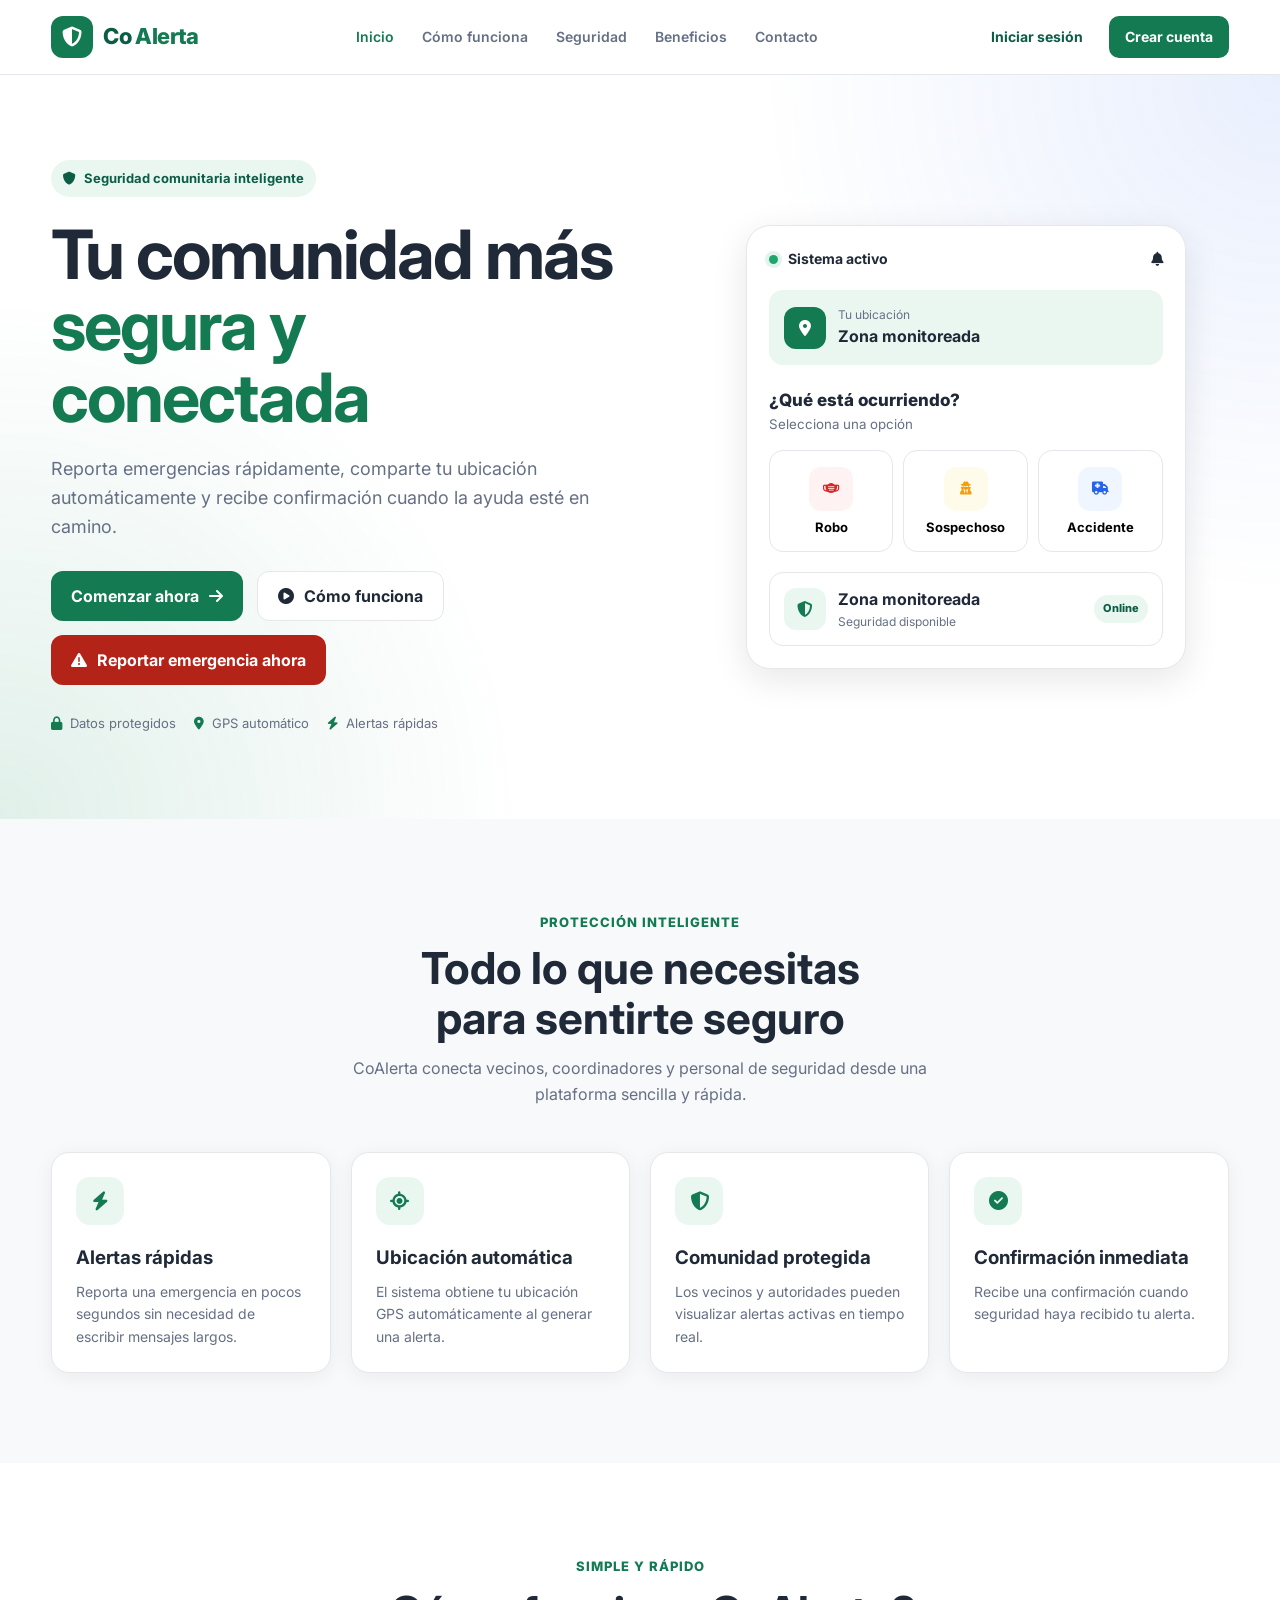
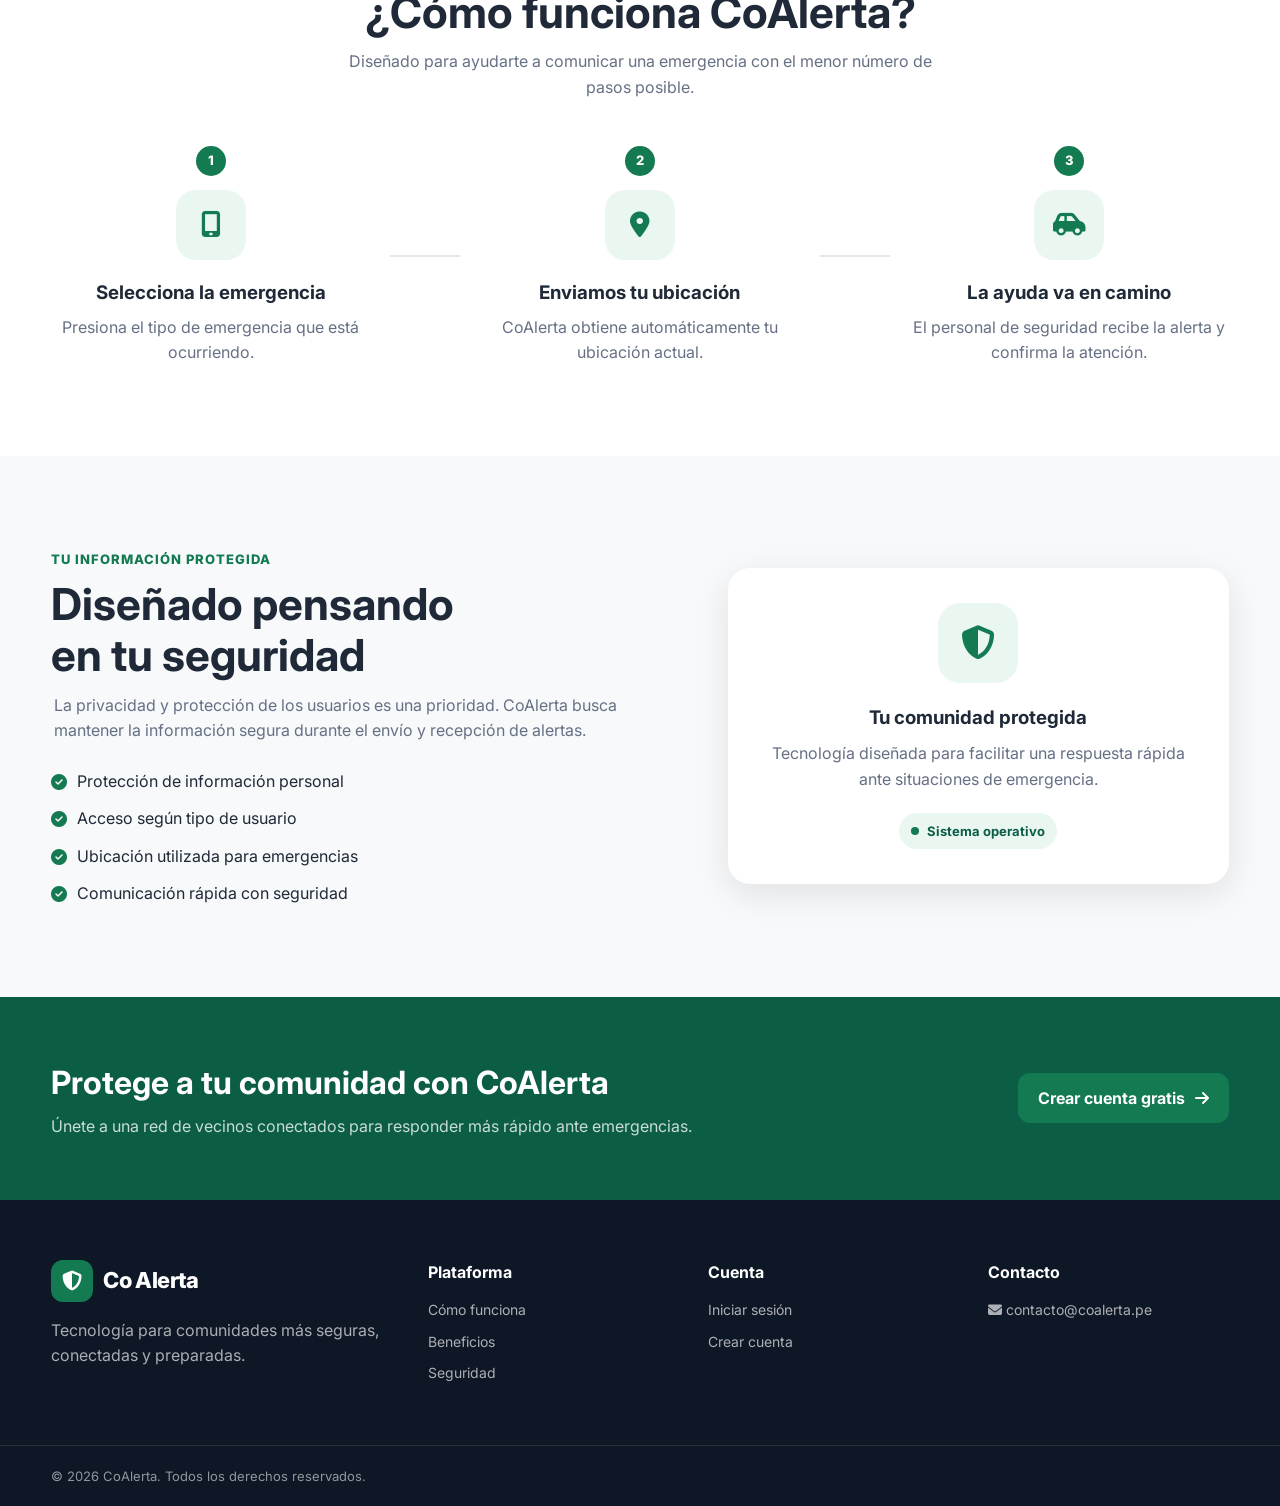
<file: index.html>
<!DOCTYPE html>
<html lang="es">

<head>
    <meta charset="UTF-8">
    <meta name="viewport" content="width=device-width, initial-scale=1.0">
    <title>CoAlerta | Seguridad para tu comunidad</title>
    <link rel="preconnect" href="https://fonts.googleapis.com">
    <link rel="preconnect" href="https://fonts.gstatic.com" crossorigin>
    <link href="https://fonts.googleapis.com/css2?family=Inter:wght@400;500;600;700;800&display=swap" rel="stylesheet">
    <link rel="stylesheet" href="https://cdnjs.cloudflare.com/ajax/libs/font-awesome/6.5.2/css/all.min.css">
    <link rel="icon" type="image/svg+xml" href="assets/svg/logo.svg?v=2">
    <link rel="stylesheet" href="css/estilos.css?v=mobile-nav-fixed-20261102">
    <link rel="stylesheet" href="css/index.css">
    <link rel="stylesheet" href="css/responsive.css">
    <script src="js/tema.js?v=20261028-auth-theme"></script>
</head>

<body>
    <header class="header">
        <div class="contenedor header-contenido">

            <a href="index.html" class="logo" aria-label="Co Alerta, inicio">
                <div class="logo-icono">
                    <i class="fa-solid fa-shield-halved"></i>
                </div>

                <div class="logo-texto">
                    <span class="logo-co">Co</span>
                    <span class="logo-alerta">Alerta</span>
                </div>
            </a>

            <nav class="menu">
                <a href="index.html" class="activo"> Inicio </a>
                <a href="#como-funciona"> Cómo funciona </a>
                <a href="#seguridad"> Seguridad </a>
                <a href="#beneficios"> Beneficios </a>
                <a href="#contacto"> Contacto</a>
            </nav>

            <div class="header-botones">
                <a href="pages/login.html" class="btn-login"> Iniciar sesión </a>
                <a href="pages/registro.html" class="btn-registro"> Crear cuenta </a>
            </div>

            <button class="menu-mobile" id="btnMenu" type="button" aria-label="Abrir menú" aria-expanded="false"
                aria-controls="menuMobile">
                <i class="fa-solid fa-bars"></i>
            </button>
        </div>

        <nav class="menu-mobile-contenido" id="menuMobile" aria-label="Menú principal móvil">
            <a href="index.html"> Inicio </a>
            <a href="#como-funciona"> Cómo funciona </a>
            <a href="#seguridad"> Seguridad </a>
            <a href="#beneficios"> Beneficios </a>
            <a href="#contacto"> Contacto </a>
            <a href="pages/login.html"> Iniciar sesión </a>
            <a href="pages/registro.html" class="mobile-registro">
                Crear cuenta
            </a>
        </nav>
    </header>

    <main>
        <section class="hero">
            <div class="contenedor hero-contenido">
                <div class="hero-texto">
                    <div class="etiqueta">
                        <i class="fa-solid fa-shield"></i>
                        Seguridad comunitaria inteligente
                    </div>

                    <h1>
                        Tu comunidad más
                        <span> segura y conectada </span>
                    </h1>

                    <p>
                        Reporta emergencias rápidamente,
                        comparte tu ubicación automáticamente
                        y recibe confirmación cuando la ayuda
                        esté en camino.
                    </p>

                    <div class="hero-botones">
                        <a href="pages/registro.html" class="btn-principal">
                            Comenzar ahora
                            <i class="fa-solid fa-arrow-right"></i>
                        </a>

                        <a href="#como-funciona" class="btn-secundario">
                            <i class="fa-solid fa-circle-play"></i>
                            Cómo funciona
                        </a>
                        <button class="btn-emergencia-directa" type="button" id="btnEmergenciaAnonima">
                            <i class="fa-solid fa-triangle-exclamation" aria-hidden="true"></i>
                            Reportar emergencia ahora
                        </button>
                    </div>
                    <p class="estado-emergencia-directa" id="estadoEmergenciaAnonima" role="status" aria-live="polite"
                        hidden></p>

                    <div class="hero-seguridad">
                        <div class="seguridad-item">
                            <i class="fa-solid fa-lock"></i>
                            <span> Datos protegidos </span>
                        </div>

                        <div class="seguridad-item">
                            <i class="fa-solid fa-location-dot"></i>
                            <span> GPS automático </span>

                        </div>

                        <div class="seguridad-item">
                            <i class="fa-solid fa-bolt"></i>
                            <span> Alertas rápidas </span>
                        </div>
                    </div>
                </div>

                <div class="hero-panel">
                    <div class="panel-app">

                        <div class="panel-header">
                            <div>
                                <span class="estado-punto"></span>
                                Sistema activo
                            </div>
                            <i class="fa-solid fa-bell"></i>
                        </div>

                        <div class="ubicacion-card">
                            <div class="ubicacion-icono">
                                <i class="fa-solid fa-location-dot"></i>
                            </div>

                            <div>
                                <span class="ubicacion-titulo">
                                    Tu ubicación
                                </span>
                                <strong> Zona monitoreada </strong>
                            </div>
                        </div>

                        <div class="emergencia-titulo">
                            <span> ¿Qué está ocurriendo? </span>
                            <small> Selecciona una opción </small>
                        </div>

                        <div class="alertas-grid">
                            <button class="alerta-card robo">
                                <div class="alerta-icono">
                                    <i class="fa-solid fa-mask-face"></i>
                                </div>
                                <span> Robo </span>
                            </button>

                            <button class="alerta-card sospechoso">
                                <div class="alerta-icono">
                                    <i class="fa-solid fa-user-secret"></i>
                                </div>
                                <span> Sospechoso </span>
                            </button>

                            <button class="alerta-card accidente">
                                <div class="alerta-icono">
                                    <i class="fa-solid fa-truck-medical"></i>
                                </div>
                                <span> Accidente </span>
                            </button>
                        </div>

                        <div class="zona-segura">
                            <div class="zona-icono">
                                <i class="fa-solid fa-shield-halved"></i>
                            </div>

                            <div>
                                <strong> Zona monitoreada </strong>
                                <span> Seguridad disponible </span>
                            </div>

                            <div class="estado-online">
                                Online
                            </div>
                        </div>
                    </div>
                </div>
            </div>
        </section>

        <section class="beneficios" id="beneficios">
            <div class="contenedor">
                <div class="titulo-seccion">
                    <span> Protección inteligente </span>
                    <h2> Todo lo que necesitas para sentirte seguro </h2>

                    <p>
                        CoAlerta conecta vecinos, coordinadores
                        y personal de seguridad desde una
                        plataforma sencilla y rápida.
                    </p>
                </div>

                <div class="beneficios-grid">
                    <article class="beneficio-card">
                        <div class="beneficio-icono">
                            <i class="fa-solid fa-bolt"></i>
                        </div>
                        <h3> Alertas rápidas </h3>

                        <p>
                            Reporta una emergencia en pocos
                            segundos sin necesidad de escribir
                            mensajes largos.
                        </p>
                    </article>

                    <article class="beneficio-card">
                        <div class="beneficio-icono">
                            <i class="fa-solid fa-location-crosshairs"></i>
                        </div>

                        <h3> Ubicación automática </h3>

                        <p>
                            El sistema obtiene tu ubicación GPS
                            automáticamente al generar una alerta.
                        </p>
                    </article>

                    <article class="beneficio-card">
                        <div class="beneficio-icono">
                            <i class="fa-solid fa-shield-halved"></i>
                        </div>
                        <h3> Comunidad protegida </h3>

                        <p>
                            Los vecinos y autoridades pueden
                            visualizar alertas activas en tiempo real.
                        </p>
                    </article>

                    <article class="beneficio-card">
                        <div class="beneficio-icono">
                            <i class="fa-solid fa-circle-check"></i>
                        </div>
                        <h3> Confirmación inmediata </h3>

                        <p>
                            Recibe una confirmación cuando
                            seguridad haya recibido tu alerta.
                        </p>
                    </article>
                </div>
            </div>
        </section>

        <section class="como-funciona" id="como-funciona">
            <div class="contenedor">
                <div class="titulo-seccion">
                    <span> Simple y rápido </span>
                    <h2> ¿Cómo funciona CoAlerta? </h2>

                    <p>
                        Diseñado para ayudarte a comunicar
                        una emergencia con el menor número
                        de pasos posible.
                    </p>
                </div>

                <div class="pasos">

                    <div class="paso">
                        <div class="paso-numero">
                            1
                        </div>

                        <div class="paso-icono">
                            <i class="fa-solid fa-mobile-screen-button"></i>
                        </div>

                        <h3> Selecciona la emergencia </h3>

                        <p>
                            Presiona el tipo de emergencia
                            que está ocurriendo.
                        </p>
                    </div>

                    <div class="paso-linea"></div>

                    <div class="paso">
                        <div class="paso-numero">
                            2
                        </div>

                        <div class="paso-icono">
                            <i class="fa-solid fa-location-dot"></i>
                        </div>

                        <h3> Enviamos tu ubicación </h3>

                        <p>
                            CoAlerta obtiene automáticamente
                            tu ubicación actual.
                        </p>
                    </div>

                    <div class="paso-linea"></div>

                    <div class="paso">
                        <div class="paso-numero">
                            3
                        </div>

                        <div class="paso-icono">
                            <i class="fa-solid fa-car-side"></i>
                        </div>

                        <h3> La ayuda va en camino </h3>

                        <p>
                            El personal de seguridad recibe
                            la alerta y confirma la atención.
                        </p>
                    </div>
                </div>
            </div>
        </section>

        <section class="seguridad" id="seguridad">
            <div class="contenedor seguridad-contenido">
                <div class="seguridad-info">
                    <span class="subtitulo">
                        Tu información protegida
                    </span>

                    <h2> Diseñado pensando en tu seguridad </h2>

                    <p>
                        La privacidad y protección de los usuarios
                        es una prioridad. CoAlerta busca mantener
                        la información segura durante el envío
                        y recepción de alertas.
                    </p>

                    <div class="seguridad-lista">
                        <div>
                            <i class="fa-solid fa-circle-check"></i>
                            <span> Protección de información personal </span>
                        </div>

                        <div>
                            <i class="fa-solid fa-circle-check"></i>
                            <span> Acceso según tipo de usuario </span>
                        </div>

                        <div>
                            <i class="fa-solid fa-circle-check"></i>
                            <span> Ubicación utilizada para emergencias </span>
                        </div>

                        <div>
                            <i class="fa-solid fa-circle-check"></i>
                            <span> Comunicación rápida con seguridad </span>
                        </div>
                    </div>
                </div>

                <div class="seguridad-card">
                    <div class="escudo-grande">
                        <i class="fa-solid fa-shield-halved"></i>
                    </div>
                    <h3> Tu comunidad protegida </h3>

                    <p>
                        Tecnología diseñada para facilitar
                        una respuesta rápida ante situaciones
                        de emergencia.
                    </p>

                    <div class="seguridad-status">
                        <span></span>
                        Sistema operativo
                    </div>
                </div>
            </div>
        </section>

        <section class="cta">
            <div class="contenedor cta-contenido">
                <div>
                    <h2> Protege a tu comunidad con CoAlerta </h2>
                    <p>
                        Únete a una red de vecinos conectados
                        para responder más rápido ante emergencias.
                    </p>
                </div>

                <a href="pages/registro.html" class="btn-cta">
                    Crear cuenta gratis
                    <i class="fa-solid fa-arrow-right"></i>
                </a>
            </div>
        </section>
    </main>

    <footer class="footer" id="contacto">
        <div class="contenedor footer-grid">
            <div class="footer-marca">
                <a href="index.html" class="logo" aria-label="Co Alerta, inicio">

                    <div class="logo-icono">
                        <i class="fa-solid fa-shield-halved"></i>
                    </div>
                    <div class="logo-texto">
                        <span class="logo-co">Co</span>
                        <span class="logo-alerta">Alerta</span>
                    </div>
                </a>
                <p>
                    Tecnología para comunidades más
                    seguras, conectadas y preparadas.
                </p>
            </div>

            <div class="footer-columna">
                <h4> Plataforma </h4>
                <a href="#como-funciona"> Cómo funciona</a>
                <a href="#beneficios">Beneficios</a>
                <a href="#seguridad">Seguridad</a>
            </div>

            <div class="footer-columna">
                <h4> Cuenta </h4>
                <a href="pages/login.html">Iniciar sesión</a>
                <a href="pages/registro.html">Crear cuenta</a>
            </div>

            <div class="footer-columna">
                <h4> Contacto </h4>

                <a href="mailto:contacto@coalerta.pe">
                    <i class="fa-solid fa-envelope"></i>
                    contacto@coalerta.pe
                </a>
            </div>
        </div>

        <div class="footer-bottom">
            <div class="contenedor">
                <p> © 2026 CoAlerta. Todos los derechos reservados. </p>
            </div>
        </div>
    </footer>
    <script src="js/menu-mobile.js"></script>
    <script src="js/emergency-report.js?v=centralized-emergency-report-20261106"></script>
</body>

</html>
</file>
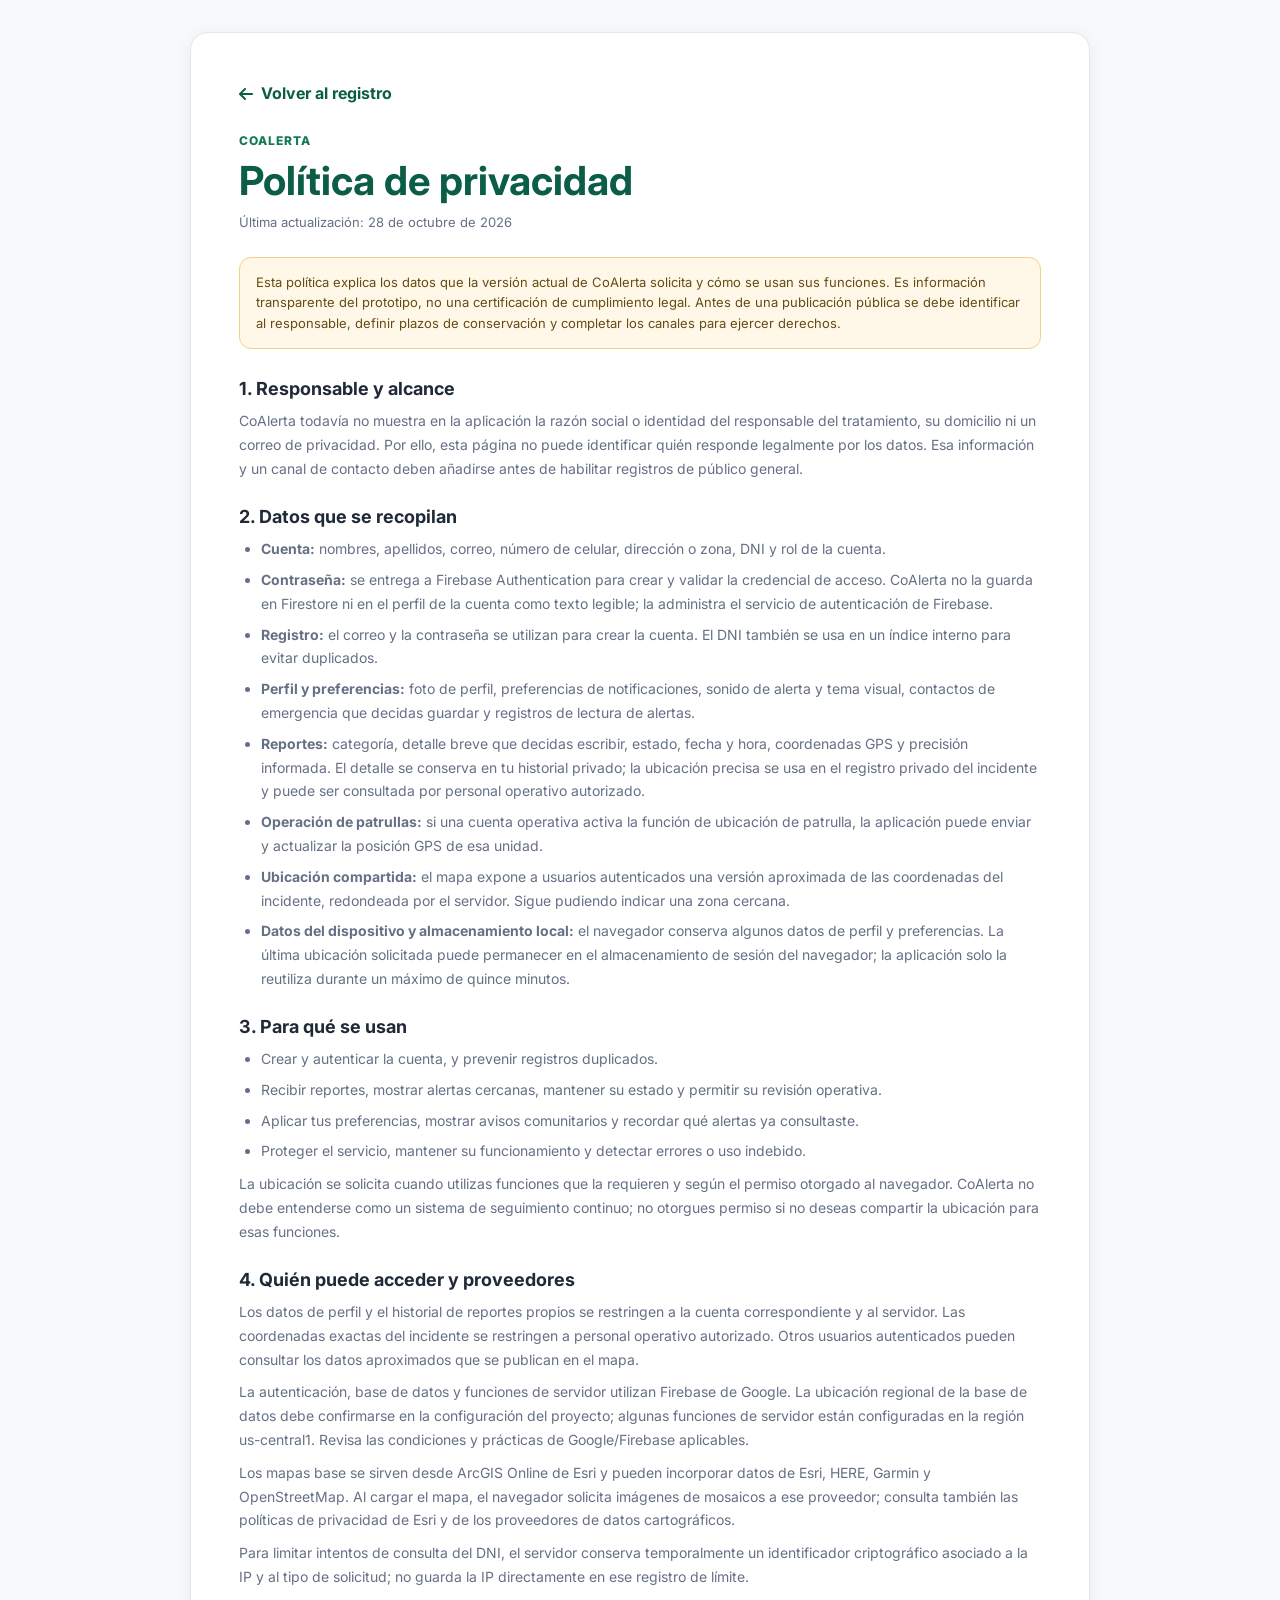
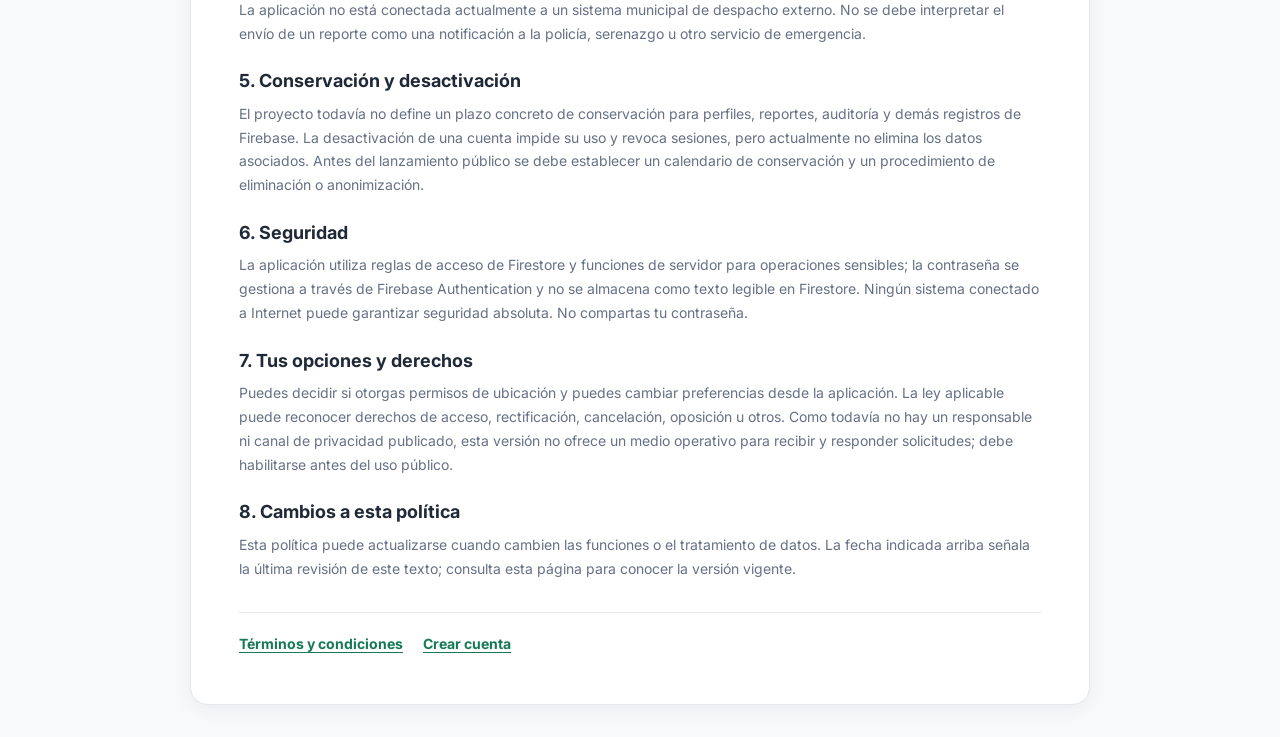
<file: pages/privacidad.html>
<!DOCTYPE html>
<html lang="es">

<head>
    <meta charset="UTF-8">
    <meta name="viewport" content="width=device-width, initial-scale=1.0">
    <meta name="theme-color" content="#168A5B">
    <title>Política de privacidad | CoAlerta</title>
    <link rel="preconnect" href="https://fonts.googleapis.com">
    <link rel="preconnect" href="https://fonts.gstatic.com" crossorigin>
    <link href="https://fonts.googleapis.com/css2?family=Inter:wght@400;500;600;700;800&display=swap" rel="stylesheet">
    <link rel="stylesheet" href="https://cdnjs.cloudflare.com/ajax/libs/font-awesome/6.5.2/css/all.min.css">
    <link rel="icon" type="image/svg+xml" href="../assets/svg/logo.svg?v=2">
    <link rel="stylesheet" href="../css/estilos.css?v=mobile-nav-fixed-20261102">
    <link rel="stylesheet" href="../css/legal.css">
</head>

<body class="pagina-legal">
    <main class="legal-contenedor">
        <a class="legal-volver" href="registro.html"><i class="fa-solid fa-arrow-left" aria-hidden="true"></i> Volver al
            registro</a>
        <p class="legal-etiqueta">CoAlerta</p>
        <h1>Política de privacidad</h1>
        <p class="legal-actualizacion">Última actualización: 28 de octubre de 2026</p>

        <div class="legal-nota">
            Esta política explica los datos que la versión actual de CoAlerta solicita y cómo se usan sus funciones. Es
            información transparente del prototipo, no una certificación de cumplimiento legal. Antes de una publicación
            pública se debe identificar al responsable, definir plazos de conservación y completar los canales para
            ejercer derechos.
        </div>

        <div class="legal-secciones">
            <section>
                <h2>1. Responsable y alcance</h2>
                <p>CoAlerta todavía no muestra en la aplicación la razón social o identidad del responsable del
                    tratamiento, su domicilio ni un correo de privacidad. Por ello, esta página no puede identificar
                    quién responde legalmente por los datos. Esa información y un canal de contacto deben añadirse antes
                    de habilitar registros de público general.</p>
            </section>

            <section>
                <h2>2. Datos que se recopilan</h2>
                <ul>
                    <li><strong>Cuenta:</strong> nombres, apellidos, correo, número de celular, dirección o zona, DNI y
                        rol de la cuenta.</li>
                    <li><strong>Contraseña:</strong> se entrega a Firebase Authentication para crear y validar la
                        credencial de acceso. CoAlerta no la guarda en Firestore ni en el perfil de la cuenta como texto
                        legible; la administra el servicio de autenticación de Firebase.</li>
                    <li><strong>Registro:</strong> el correo y la contraseña se utilizan para crear la cuenta. El DNI
                        también se usa en un índice interno para evitar duplicados.</li>
                    <li><strong>Perfil y preferencias:</strong> foto de perfil, preferencias de notificaciones, sonido
                        de alerta y tema visual, contactos de emergencia que decidas guardar y registros de lectura de
                        alertas.</li>
                    <li><strong>Reportes:</strong> categoría, detalle breve que decidas escribir, estado, fecha y hora,
                        coordenadas GPS y precisión informada. El detalle se conserva en tu historial privado; la
                        ubicación precisa se usa en el registro privado del incidente y puede ser consultada por
                        personal operativo autorizado.</li>
                    <li><strong>Operación de patrullas:</strong> si una cuenta operativa activa la función de ubicación
                        de patrulla, la aplicación puede enviar y actualizar la posición GPS de esa unidad.</li>
                    <li><strong>Ubicación compartida:</strong> el mapa expone a usuarios autenticados una versión
                        aproximada de las coordenadas del incidente, redondeada por el servidor. Sigue pudiendo indicar
                        una zona cercana.</li>
                    <li><strong>Datos del dispositivo y almacenamiento local:</strong> el navegador conserva algunos
                        datos de perfil y preferencias. La última ubicación solicitada puede permanecer en el
                        almacenamiento de sesión del navegador; la aplicación solo la reutiliza durante un máximo de
                        quince minutos.</li>
                </ul>
            </section>

            <section>
                <h2>3. Para qué se usan</h2>
                <ul>
                    <li>Crear y autenticar la cuenta, y prevenir registros duplicados.</li>
                    <li>Recibir reportes, mostrar alertas cercanas, mantener su estado y permitir su revisión operativa.
                    </li>
                    <li>Aplicar tus preferencias, mostrar avisos comunitarios y recordar qué alertas ya consultaste.
                    </li>
                    <li>Proteger el servicio, mantener su funcionamiento y detectar errores o uso indebido.</li>
                </ul>
                <p>La ubicación se solicita cuando utilizas funciones que la requieren y según el permiso otorgado al
                    navegador. CoAlerta no debe entenderse como un sistema de seguimiento continuo; no otorgues permiso
                    si no deseas compartir la ubicación para esas funciones.</p>
            </section>

            <section>
                <h2>4. Quién puede acceder y proveedores</h2>
                <p>Los datos de perfil y el historial de reportes propios se restringen a la cuenta correspondiente y al
                    servidor. Las coordenadas exactas del incidente se restringen a personal operativo autorizado. Otros
                    usuarios autenticados pueden consultar los datos aproximados que se publican en el mapa.</p>
                <p>La autenticación, base de datos y funciones de servidor utilizan Firebase de Google. La ubicación
                    regional de la base de datos debe confirmarse en la configuración del proyecto; algunas funciones de
                    servidor están configuradas en la región us-central1. Revisa las condiciones y prácticas de
                    Google/Firebase aplicables.</p>
                <p>Los mapas base se sirven desde ArcGIS Online de Esri y pueden incorporar datos de Esri, HERE, Garmin
                    y OpenStreetMap. Al cargar el mapa, el navegador solicita imágenes de mosaicos a ese proveedor;
                    consulta también las políticas de privacidad de Esri y de los proveedores de datos cartográficos.
                </p>
                <p>Para limitar intentos de consulta del DNI, el servidor conserva temporalmente un identificador
                    criptográfico asociado a la IP y al tipo de solicitud; no guarda la IP directamente en ese registro
                    de límite.</p>
                <p>La aplicación no está conectada actualmente a un sistema municipal de despacho externo. No se debe
                    interpretar el envío de un reporte como una notificación a la policía, serenazgo u otro servicio de
                    emergencia.</p>
            </section>

            <section>
                <h2>5. Conservación y desactivación</h2>
                <p>El proyecto todavía no define un plazo concreto de conservación para perfiles, reportes, auditoría y
                    demás registros de Firebase. La desactivación de una cuenta impide su uso y revoca sesiones, pero
                    actualmente no elimina los datos asociados. Antes del lanzamiento público se debe establecer un
                    calendario de conservación y un procedimiento de eliminación o anonimización.</p>
            </section>

            <section>
                <h2>6. Seguridad</h2>
                <p>La aplicación utiliza reglas de acceso de Firestore y funciones de servidor para operaciones
                    sensibles; la contraseña se gestiona a través de Firebase Authentication y no se almacena como texto
                    legible en Firestore. Ningún sistema conectado a Internet puede garantizar seguridad absoluta. No
                    compartas tu contraseña.</p>
            </section>

            <section>
                <h2>7. Tus opciones y derechos</h2>
                <p>Puedes decidir si otorgas permisos de ubicación y puedes cambiar preferencias desde la aplicación. La
                    ley aplicable puede reconocer derechos de acceso, rectificación, cancelación, oposición u otros.
                    Como todavía no hay un responsable ni canal de privacidad publicado, esta versión no ofrece un medio
                    operativo para recibir y responder solicitudes; debe habilitarse antes del uso público.</p>
            </section>

            <section>
                <h2>8. Cambios a esta política</h2>
                <p>Esta política puede actualizarse cuando cambien las funciones o el tratamiento de datos. La fecha
                    indicada arriba señala la última revisión de este texto; consulta esta página para conocer la
                    versión vigente.</p>
            </section>
        </div>

        <nav class="legal-enlaces" aria-label="Documentos legales">
            <a href="terminos.html">Términos y condiciones</a>
            <a href="registro.html">Crear cuenta</a>
        </nav>
    </main>
</body>

</html>
</file>
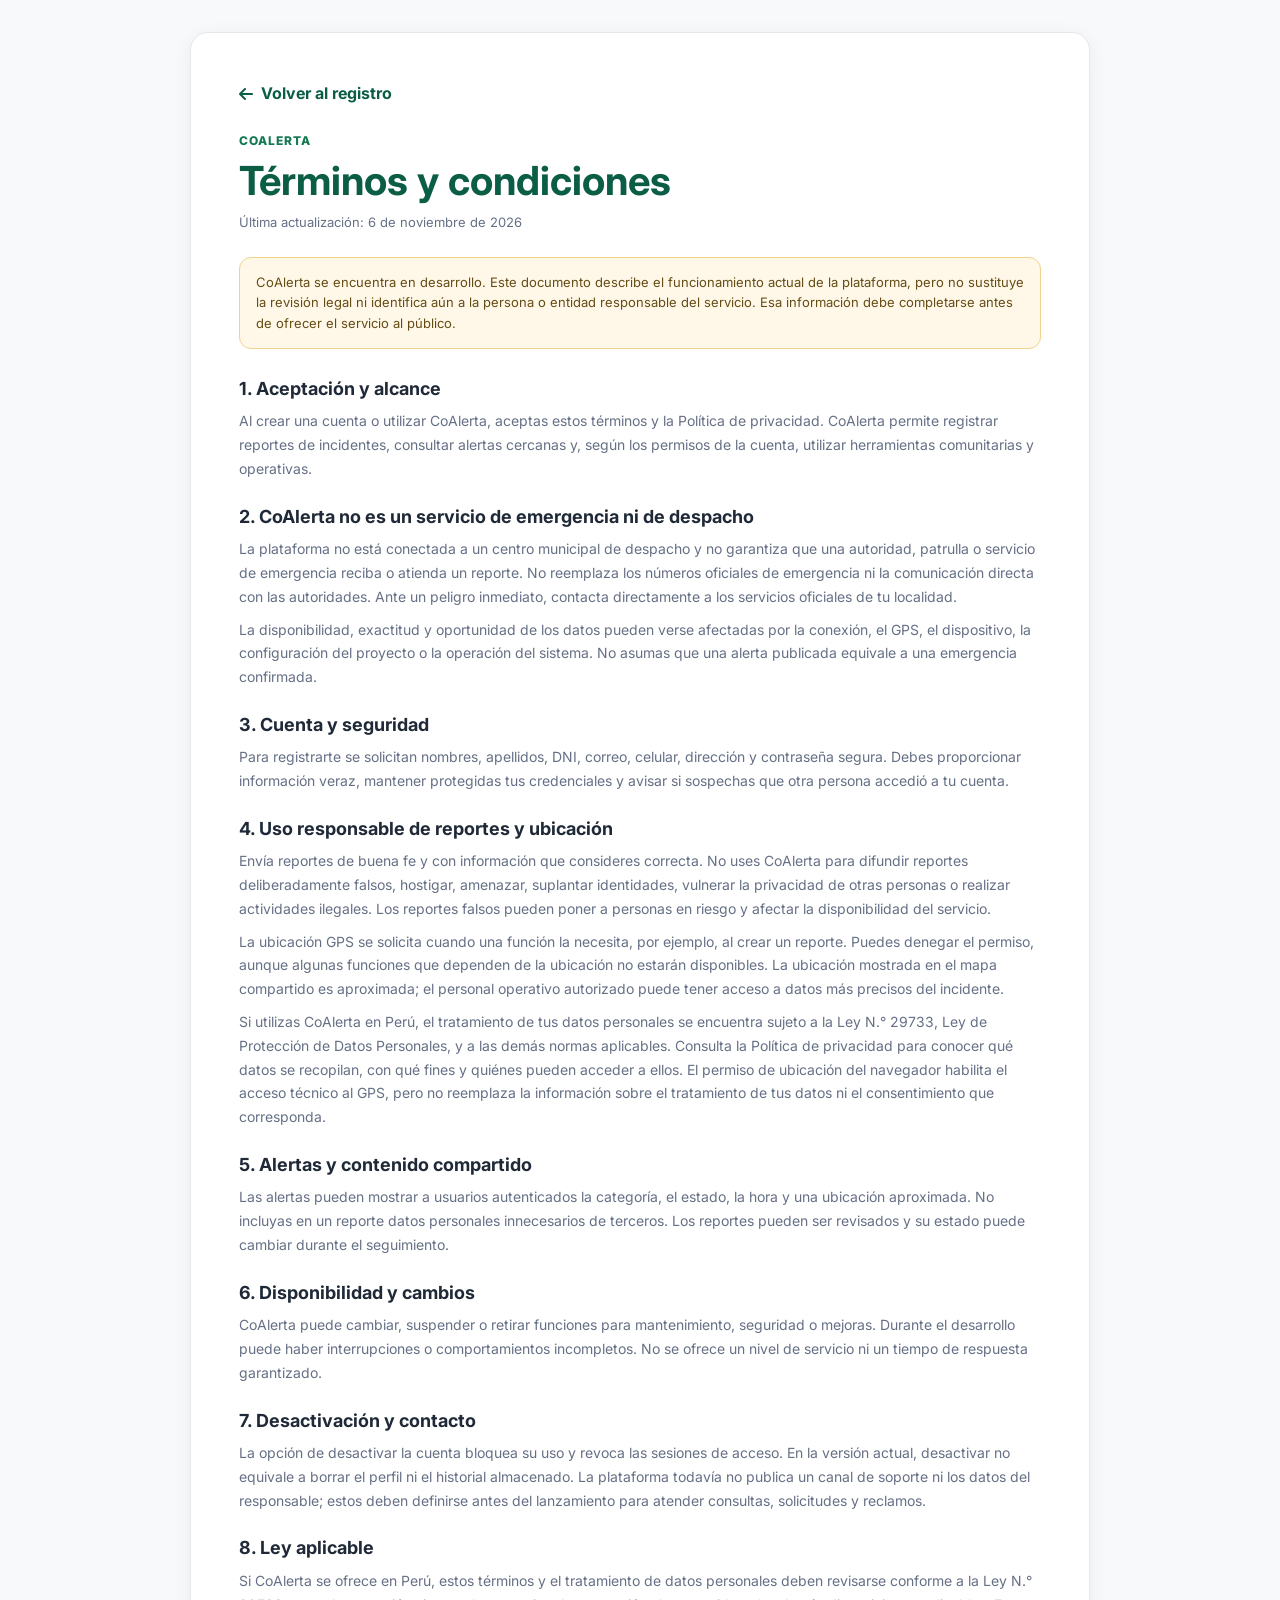
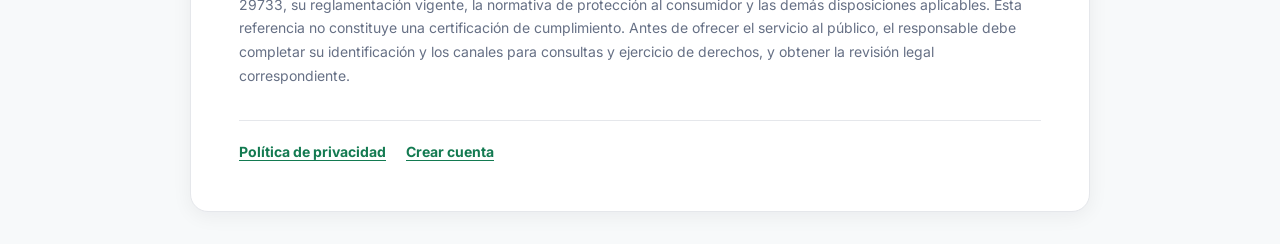
<file: pages/terminos.html>
<!DOCTYPE html>
<html lang="es">

<head>
    <meta charset="UTF-8">
    <meta name="viewport" content="width=device-width, initial-scale=1.0">
    <meta name="theme-color" content="#168A5B">
    <title>Términos y condiciones | CoAlerta</title>
    <link rel="preconnect" href="https://fonts.googleapis.com">
    <link rel="preconnect" href="https://fonts.gstatic.com" crossorigin>
    <link href="https://fonts.googleapis.com/css2?family=Inter:wght@400;500;600;700;800&display=swap" rel="stylesheet">
    <link rel="stylesheet" href="https://cdnjs.cloudflare.com/ajax/libs/font-awesome/6.5.2/css/all.min.css">
    <link rel="icon" type="image/svg+xml" href="../assets/svg/logo.svg?v=2">
    <link rel="stylesheet" href="../css/estilos.css?v=mobile-nav-fixed-20261102">
    <link rel="stylesheet" href="../css/legal.css">
</head>

<body class="pagina-legal">
    <main class="legal-contenedor">
        <a class="legal-volver" href="registro.html"><i class="fa-solid fa-arrow-left" aria-hidden="true"></i> Volver al
            registro</a>
        <p class="legal-etiqueta">CoAlerta</p>
        <h1>Términos y condiciones</h1>
        <p class="legal-actualizacion">Última actualización: 6 de noviembre de 2026</p>

        <div class="legal-nota">
            CoAlerta se encuentra en desarrollo. Este documento describe el funcionamiento actual de la plataforma, pero
            no sustituye la revisión legal ni identifica aún a la persona o entidad responsable del servicio. Esa
            información debe completarse antes de ofrecer el servicio al público.
        </div>

        <div class="legal-secciones">
            <section>
                <h2>1. Aceptación y alcance</h2>
                <p>Al crear una cuenta o utilizar CoAlerta, aceptas estos términos y la Política de privacidad. CoAlerta
                    permite registrar reportes de incidentes, consultar alertas cercanas y, según los permisos de la
                    cuenta, utilizar herramientas comunitarias y operativas.</p>
            </section>

            <section>
                <h2>2. CoAlerta no es un servicio de emergencia ni de despacho</h2>
                <p>La plataforma no está conectada a un centro municipal de despacho y no garantiza que una autoridad,
                    patrulla o servicio de emergencia reciba o atienda un reporte. No reemplaza los números oficiales de
                    emergencia ni la comunicación directa con las autoridades. Ante un peligro inmediato, contacta
                    directamente a los servicios oficiales de tu localidad.</p>
                <p>La disponibilidad, exactitud y oportunidad de los datos pueden verse afectadas por la conexión, el
                    GPS, el dispositivo, la configuración del proyecto o la operación del sistema. No asumas que una
                    alerta publicada equivale a una emergencia confirmada.</p>
            </section>

            <section>
                <h2>3. Cuenta y seguridad</h2>
                <p>Para registrarte se solicitan nombres, apellidos, DNI, correo, celular, dirección y contraseña
                    segura. Debes proporcionar información veraz, mantener protegidas tus credenciales y avisar si
                    sospechas que otra persona accedió a tu cuenta.</p>
            </section>

            <section>
                <h2>4. Uso responsable de reportes y ubicación</h2>
                <p>Envía reportes de buena fe y con información que consideres correcta. No uses CoAlerta para difundir
                    reportes deliberadamente falsos, hostigar, amenazar, suplantar identidades, vulnerar la privacidad
                    de otras personas o realizar actividades ilegales. Los reportes falsos pueden poner a personas en
                    riesgo y afectar la disponibilidad del servicio.</p>
                <p>La ubicación GPS se solicita cuando una función la necesita, por ejemplo, al crear un reporte. Puedes
                    denegar el permiso, aunque algunas funciones que dependen de la ubicación no estarán disponibles. La
                    ubicación mostrada en el mapa compartido es aproximada; el personal operativo autorizado puede tener
                    acceso a datos más precisos del incidente.</p>
                <p>Si utilizas CoAlerta en Perú, el tratamiento de tus datos personales se encuentra sujeto a la Ley
                    N.° 29733, Ley de Protección de Datos Personales, y a las demás normas aplicables. Consulta la
                    <a href="privacidad.html">Política de privacidad</a> para conocer qué datos se recopilan, con qué
                    fines y quiénes pueden acceder a ellos. El permiso de ubicación del navegador habilita el acceso
                    técnico al GPS, pero no reemplaza la información sobre el tratamiento de tus datos ni el
                    consentimiento que corresponda.</p>
            </section>

            <section>
                <h2>5. Alertas y contenido compartido</h2>
                <p>Las alertas pueden mostrar a usuarios autenticados la categoría, el estado, la hora y una ubicación
                    aproximada. No incluyas en un reporte datos personales innecesarios de terceros. Los reportes pueden
                    ser revisados y su estado puede cambiar durante el seguimiento.</p>
            </section>

            <section>
                <h2>6. Disponibilidad y cambios</h2>
                <p>CoAlerta puede cambiar, suspender o retirar funciones para mantenimiento, seguridad o mejoras.
                    Durante el desarrollo puede haber interrupciones o comportamientos incompletos. No se ofrece un
                    nivel de servicio ni un tiempo de respuesta garantizado.</p>
            </section>

            <section>
                <h2>7. Desactivación y contacto</h2>
                <p>La opción de desactivar la cuenta bloquea su uso y revoca las sesiones de acceso. En la versión
                    actual, desactivar no equivale a borrar el perfil ni el historial almacenado. La plataforma todavía
                    no publica un canal de soporte ni los datos del responsable; estos deben definirse antes del
                    lanzamiento para atender consultas, solicitudes y reclamos.</p>
            </section>

            <section>
                <h2>8. Ley aplicable</h2>
                <p>Si CoAlerta se ofrece en Perú, estos términos y el tratamiento de datos personales deben revisarse
                    conforme a la Ley N.° 29733, su reglamentación vigente, la normativa de protección al consumidor y
                    las demás disposiciones aplicables. Esta referencia no constituye una certificación de
                    cumplimiento. Antes de ofrecer el servicio al público, el responsable debe completar su
                    identificación y los canales para consultas y ejercicio de derechos, y obtener la revisión legal
                    correspondiente.</p>
            </section>
        </div>

        <nav class="legal-enlaces" aria-label="Documentos legales">
            <a href="privacidad.html">Política de privacidad</a>
            <a href="registro.html">Crear cuenta</a>
        </nav>
    </main>
</body>

</html>
</file>
<file: css/estilos.css>
:root {
    --verde-principal: #137A51;
    --verde-oscuro: #0B5D46;
    --verde-medio: #1FA66E;
    --verde-claro: #EAF7F1;

    --azul-principal: #2563EB;
    --azul-claro: #EFF6FF;

    --rojo: #DC2626;
    --rojo-claro: #FEF2F2;
    --amarillo: #F59E0B;
    --amarillo-claro: #FFFBEB;
    --naranja: #dd6819;
    --naranja-claro: #fff1e4;

    --blanco: #FFFFFF;
    --fondo: #F7F9FA;
    --fondo-2: #F3F6F7;
    --texto: #1F2937;
    --texto-secundario: #667085;
    --texto-claro: #667085;
    --borde: #E5E7EB;
    --borde-oscuro: #D0D5DD;

    --sombra-suave: 0 4px 20px rgba(15, 23, 42, 0.06);
    --sombra: 0 10px 35px rgba(15, 23, 42, 0.10);
    --radio: 14px;
    --radio-grande: 20px;
}

:root[data-theme="dark"] {
    color-scheme: dark;
    --verde-principal: #126844;
    --verde-oscuro: #9ce5bd;
    --verde-medio: #197c54;
    --verde-claro: #1d4334;
    --azul-principal: #a7c7ff;
    --azul-claro: #203858;
    --rojo: #ffb4ae;
    --rojo-claro: #4a292a;
    --amarillo: #ffe08a;
    --amarillo-claro: #4b3b17;
    --naranja: #ffb574;
    --naranja-claro: #4a321f;
    --blanco: #1b282f;
    --fondo: #10191f;
    --fondo-2: #25333a;
    --texto: #f3f6f7;
    --texto-secundario: #c1cbd0;
    --texto-claro: #b6c1c7;
    --borde: #45545d;
    --borde-oscuro: #5b6b74;
    --sombra-suave: 0 4px 20px rgba(0, 0, 0, 0.22);
    --sombra: 0 10px 35px rgba(0, 0, 0, 0.32);
    --focus-ring: #ffe08a;
}

:root {
    --focus-ring: #005fcc;
}

* { margin: 0; padding: 0; box-sizing: border-box; }
html {
    min-height: 100%;
    overflow-y: auto;
    scroll-behavior: smooth;
    scrollbar-width: none;
    -ms-overflow-style: none;
}

body {
    min-height: 100vh;
    overflow-y: auto;
    font-family: "Inter", sans-serif;
    background: var(--fondo);
    color: var(--texto);
    line-height: 1.6;
    scrollbar-width: none;
    -ms-overflow-style: none;
}

html::-webkit-scrollbar,
body::-webkit-scrollbar {
    display: none;
}

.scroll-visible {
    scrollbar-width: thin;
    -ms-overflow-style: auto;
}

.scroll-visible::-webkit-scrollbar {
    display: block;
    width: 8px;
    height: 8px;
}

.scroll-visible::-webkit-scrollbar-track {
    background: var(--fondo-2);
    border-radius: 999px;
}

.scroll-visible::-webkit-scrollbar-thumb {
    background: var(--borde-oscuro);
    border: 2px solid var(--fondo-2);
    border-radius: 999px;
}

.scroll-visible::-webkit-scrollbar-thumb:hover {
    background: var(--texto-secundario);
}

a { text-decoration: none; color: inherit; }

button, input, select, textarea { font-family: inherit; }
button { cursor: pointer; }

img { max-width: 100%; display: block; }

:focus-visible {
    outline: 3px solid var(--focus-ring);
    outline-offset: 3px;
}

.logo-texto {
    display: inline-flex;
    align-items: baseline;
    gap: 0.2em;
}

:root[data-theme="dark"] body,
:root[data-theme="dark"] .header,
:root[data-theme="dark"] .mapa-header,
:root[data-theme="dark"] .perfil-card,
:root[data-theme="dark"] .perfil-resumen-card,
:root[data-theme="dark"] .mapa-card,
:root[data-theme="dark"] .historial-card,
:root[data-theme="dark"] .menu-notificaciones,
:root[data-theme="dark"] .modal-emergencia,
:root[data-theme="dark"] .modal-detalle-alerta {
    background-color: var(--blanco);
    color: var(--texto);
}

:root[data-theme="dark"] body {
    background-color: var(--fondo);
}

:root[data-theme="dark"] .mapa-layout,
:root[data-theme="dark"] .perfil-contenido,
:root[data-theme="dark"] .historial-contenido,
:root[data-theme="dark"] .comunidad-contenido,
:root[data-theme="dark"] .legal-contenedor,
:root[data-theme="dark"] .registro-formulario-seccion,
:root[data-theme="dark"] .login-formulario-seccion {
    background-color: var(--fondo);
    color: var(--texto);
}

:root[data-theme="dark"] .header {
    background: var(--blanco);
}

:root[data-theme="dark"] .logo-alerta {
    color: #9ce5bd;
}

:root[data-theme="dark"] .estado-sistema[data-state="error"],
:root[data-theme="dark"] .estado-sistema[data-state="disconnected"] {
    color: var(--rojo);
}

:root[data-theme="dark"] .estado-sistema[data-state="error"] .estado-punto,
:root[data-theme="dark"] .estado-sistema[data-state="disconnected"] .estado-punto {
    background: var(--rojo);
}

:root[data-theme="dark"] input,
:root[data-theme="dark"] select,
:root[data-theme="dark"] textarea {
    border-color: var(--borde);
    background-color: var(--fondo-2);
    color: var(--texto);
}

:root[data-theme="dark"] input::placeholder,
:root[data-theme="dark"] textarea::placeholder {
    color: var(--texto-claro);
    opacity: 1;
}

:root[data-theme="dark"] .boton-header,
:root[data-theme="dark"] .opcion-cuenta,
:root[data-theme="dark"] .btn-cerrar-detalle {
    background-color: var(--blanco);
    color: var(--texto);
}

:root[data-theme="dark"] .central-panel,
:root[data-theme="dark"] .central-alerta,
:root[data-theme="dark"] .central-panel select,
:root[data-theme="dark"] .central-panel input {
    background-color: var(--blanco);
    color: var(--texto);
    border-color: var(--borde);
}

:root[data-theme="dark"] .central-main,
:root[data-theme="dark"] .pagina-central,
:root[data-theme="dark"] .central-alertas-lista {
    background-color: var(--fondo);
    color: var(--texto);
}

:root[data-theme="dark"] .perfil-card-icono,
:root[data-theme="dark"] .preferencia-icono,
:root[data-theme="dark"] .opcion-cuenta > div > i,
:root[data-theme="dark"] .perfil-avatar-grande,
:root[data-theme="dark"] .perfil-resumen-info i {
    color: #9ce5bd;
}

:root[data-theme="dark"] .btn-guardar-cambios,
:root[data-theme="dark"] .btn-cambiar-password,
:root[data-theme="dark"] .btn-ver-ubicacion,
:root[data-theme="dark"] .btn-principal,
:root[data-theme="dark"] .btn-registro,
:root[data-theme="dark"] .boton-emergencia-flotante {
    color: #ffffff;
}

:root[data-theme="dark"] .slider::before {
    background: #f3f6f7;
}

:root[data-theme="dark"] .perfil-rol,
:root[data-theme="dark"] .perfil-verificado {
    color: #b6f0ce;
}

:root[data-theme="dark"] .preferencia-info span,
:root[data-theme="dark"] .perfil-formulario > .campo-ayuda,
:root[data-theme="dark"] .campo-ayuda {
    color: var(--texto-secundario);
}

.header {
    position: sticky;
    top: 0;
    z-index: 1000;
    background: rgba(255,255,255,0.95);
    backdrop-filter: blur(10px);
    border-bottom: 1px solid var(--borde);
}

.header-contenido {
    min-height: 74px;
    display: flex;
    align-items: center;
    justify-content: space-between;
    gap: 30px;
}

.logo { display: flex; align-items: center; gap: 10px; font-weight: 800; }

.logo-icono {
    width: 42px; height: 42px;
    border-radius: 12px;
    background: var(--verde-principal);
    color: var(--blanco);
    display: flex; align-items: center; justify-content: center;
    font-size: 20px;
}

.logo-texto {
    font-size: 22px;
    letter-spacing: -0.6px;
}

.logo-co { color: var(--verde-oscuro); }
.logo-alerta { color: var(--verde-principal); }

.hero {
    padding: 85px 0;
    background: radial-gradient(circle at top right, rgba(37,99,235,0.10), transparent 35%),
                radial-gradient(circle at bottom left, rgba(22,138,91,0.13), transparent 35%),
                var(--blanco);
}

.hero-contenido {
    display: grid;
    grid-template-columns: 1.05fr 0.95fr;
    align-items: center;
    gap: 70px;
}

.etiqueta {
    display: inline-flex;
    align-items: center;
    gap: 8px;
    padding: 8px 12px;
    border-radius: 999px;
    background: var(--verde-claro);
    color: var(--verde-oscuro);
    font-size: 13px;
    font-weight: 700;
}

.hero-texto h1 {
    font-size: clamp(42px, 6vw, 68px);
    line-height: 1.05;
    letter-spacing: -2px;
    margin-top: 22px;
}

.hero-texto h1 span { color: var(--verde-principal); }
.hero-texto p {
    margin-top: 22px;
    max-width: 640px;
    font-size: 18px;
    color: var(--texto-secundario);
}

.hero-botones {
    display: flex;
    flex-wrap: wrap;
    gap: 14px;
    margin-top: 30px;
}

.btn-principal, .btn-secundario, .btn-cta {
    min-height: 50px;
    display: inline-flex;
    align-items: center;
    justify-content: center;
    gap: 10px;
    padding: 0 20px;
    border-radius: 12px;
    font-weight: 700;
}

.btn-principal, .btn-cta {
    background: var(--verde-principal);
    color: var(--blanco);
}

.btn-principal:hover, .btn-cta:hover { background: var(--verde-oscuro); }
.btn-secundario { border: 1px solid var(--borde); background: var(--blanco); }

/* =====================================================
   SECCIONES GENERALES
=================================================== */
.beneficios, .como-funciona, .seguridad {
    padding: 90px 0;
}

.beneficios { background: var(--fondo); }
.como-funciona { background: var(--blanco); }
.seguridad { background: var(--fondo); }

.titulo-seccion {
    max-width: 720px;
    margin: 0 auto 45px;
    text-align: center;
}

.titulo-seccion > span, .subtitulo {
    color: var(--verde-principal);
    font-size: 13px;
    font-weight: 800;
    text-transform: uppercase;
    letter-spacing: 1px;
}

.titulo-seccion h2, .seguridad-info h2 {
    margin-top: 8px;
    font-size: clamp(30px, 5vw, 44px);
    line-height: 1.15;
}

.titulo-seccion p, .seguridad-info > p {
    margin-top: 12px;
    color: var(--texto-secundario);
}

.footer {
    background: #0E1726;
    color: var(--blanco);
}

.footer-grid {
    padding: 60px 0;
    display: grid;
    grid-template-columns: 1.4fr 1fr 1fr 1fr;
    gap: 40px;
}

.footer .logo-co, .footer .logo-alerta { color: var(--blanco); }

.footer-marca p { margin-top: 16px; max-width: 330px; color: rgba(255,255,255,0.65); }

.footer-columna { display: flex; flex-direction: column; gap: 9px; }

.footer-columna h4 { margin-bottom: 5px; }

.footer-columna a { font-size: 14px; color: rgba(255,255,255,0.66); }

.footer-bottom {
    border-top: 1px solid rgba(255,255,255,0.10);
    padding: 20px 0;
    color: rgba(255,255,255,0.55);
    font-size: 13px;
}

.grupo-formulario {
    display: grid;
    gap: 7px;
}

.grupo-formulario label {
    font-size: 13px;
    font-weight: 700;
}

.input-con-icono {
    position: relative;
}

.input-con-icono > i {
    position: absolute;
    left: 15px;
    top: 50%;
    transform: translateY(-50%);
    color: var(--texto-claro);
}

.input-con-icono input, .input-con-icono select {
    width: 100%;
    min-height: 50px;
    border: 1px solid var(--borde);
    border-radius: 12px;
    background: var(--blanco);
    padding: 0 15px 0 44px;
    color: var(--texto);
    outline: none;
    transition: 0.2s;
}

.input-con-icono input:focus, .input-con-icono select:focus {
    border-color: var(--verde-principal);
    box-shadow: 0 0 0 3px rgba(22, 138, 91, 0.10);
}

.ver-password {
    position: absolute;
    right: 12px;
    top: 50%;
    transform: translateY(-50%);
    background: none;
    border: none;
    color: var(--texto-secundario);
    cursor: pointer;
}

@media (min-width: 769px) {
    body.pagina-mapa,
    body.pagina-comunidad,
    body.pagina-historial,
    body.pagina-perfil,
    body.pagina-central,
    body.pagina-seguridad,
    body.pagina-administracion {
        height: 100dvh;
        min-height: 0;
        overflow: hidden;
    }

    body.pagina-mapa > .mapa-layout,
    body.pagina-comunidad > .mapa-layout,
    body.pagina-comunidad > div.mapa-layout,
    body.pagina-historial > .mapa-layout,
    body.pagina-perfil > .mapa-layout,
    body.pagina-central > .mapa-layout,
    body.pagina-seguridad > .mapa-layout,
    body.pagina-administracion > .mapa-layout {
        height: calc(100dvh - 75px);
        min-height: 0;
        overflow: hidden;
    }

    body.pagina-mapa .mapa-sidebar,
    body.pagina-comunidad .mapa-sidebar,
    body.pagina-historial .mapa-sidebar,
    body.pagina-perfil .mapa-sidebar,
    body.pagina-central .mapa-sidebar,
    body.pagina-seguridad .mapa-sidebar,
    body.pagina-administracion .mapa-sidebar {
        position: relative;
        top: auto;
        height: 100%;
        min-height: 0;
        scrollbar-width: thin;
        -ms-overflow-style: auto;
    }

    body.pagina-mapa .mapa-sidebar::-webkit-scrollbar,
    body.pagina-comunidad .mapa-sidebar::-webkit-scrollbar,
    body.pagina-historial .mapa-sidebar::-webkit-scrollbar,
    body.pagina-perfil .mapa-sidebar::-webkit-scrollbar,
    body.pagina-central .mapa-sidebar::-webkit-scrollbar,
    body.pagina-seguridad .mapa-sidebar::-webkit-scrollbar,
    body.pagina-administracion .mapa-sidebar::-webkit-scrollbar {
        display: block;
        width: 6px;
    }

    body.pagina-mapa .mapa-contenido,
    body.pagina-comunidad .mapa-contenido,
    body.pagina-historial .historial-contenido,
    body.pagina-perfil .perfil-contenido,
    body.pagina-central .mapa-contenido,
    body.pagina-seguridad .mapa-contenido,
    body.pagina-administracion .mapa-contenido {
        height: 100%;
        min-height: 0;
        overflow-y: auto;
        overscroll-behavior-y: contain;
        scrollbar-width: none;
        -ms-overflow-style: none;
    }

    body.pagina-mapa .mapa-contenido::-webkit-scrollbar,
    body.pagina-comunidad .mapa-contenido::-webkit-scrollbar,
    body.pagina-historial .historial-contenido::-webkit-scrollbar,
    body.pagina-perfil .perfil-contenido::-webkit-scrollbar,
    body.pagina-central .mapa-contenido::-webkit-scrollbar,
    body.pagina-seguridad .mapa-contenido::-webkit-scrollbar,
    body.pagina-administracion .mapa-contenido::-webkit-scrollbar {
        display: none;
    }
}

@media (max-width: 768px) {
    body .menu-inferior-mobile {
        display: flex;
        justify-content: space-around;
        gap: 0;
        padding-right: max(4px, env(safe-area-inset-right));
        padding-left: max(4px, env(safe-area-inset-left));
    }

    body .menu-inferior-mobile a {
        flex: 1 1 0;
        width: 0;
        min-width: 0;
        max-width: none;
        padding-right: 2px;
        padding-left: 2px;
        overflow: hidden;
        white-space: nowrap;
        overflow-wrap: normal;
        font-size: clamp(9px, 2.5vw, 11px);
        line-height: 1.1;
    }

    body .menu-inferior-mobile a span {
        display: block;
        width: 100%;
        min-width: 0;
        overflow: hidden;
        text-overflow: ellipsis;
        white-space: nowrap;
    }

    body .menu-inferior-mobile a i {
        flex: 0 0 auto;
        width: 1.25em;
    }
}
</file>
<file: css/index.css>
* { margin: 0; padding: 0; box-sizing: border-box; }
html { scroll-behavior: smooth; }
body {
    font-family: "Inter", sans-serif;
    background: var(--fondo);
    color: var(--texto);
    line-height: 1.6;
}

.contenedor {
    width: min(92%, 1200px);
    margin-inline: auto;
}

.header {
    position: sticky;
    top: 0;
    z-index: 1000;
    background: rgba(255, 255, 255, 0.95);
    backdrop-filter: blur(10px);
    border-bottom: 1px solid var(--borde);
}

.header-contenido {
    min-height: 74px;
    display: flex;
    align-items: center;
    justify-content: space-between;
    gap: 30px;
}

.logo {
    display: flex;
    align-items: center;
    gap: 10px;
    font-weight: 800;
}

.logo-icono {
    width: 42px;
    height: 42px;
    border-radius: 12px;
    background: var(--verde-principal);
    color: var(--blanco);
    display: flex;
    align-items: center;
    justify-content: center;
    font-size: 20px;
}

.logo-texto {
    font-size: 22px;
    letter-spacing: -0.6px;
}

.logo-co { color: var(--verde-oscuro); }
.logo-alerta { color: var(--verde-principal); }

.menu {
    display: flex;
    align-items: center;
    gap: 28px;
    font-size: 14px;
    font-weight: 600;
}

.menu a {
    color: var(--texto-secundario);
    transition: 0.2s;
}

.menu a:hover, .menu a.activo {
    color: var(--verde-principal);
}

.header-botones {
    display: flex;
    align-items: center;
    gap: 10px;
}

.btn-login, .btn-registro {
    padding: 10px 16px;
    border-radius: 10px;
    font-size: 14px;
    font-weight: 700;
}

.btn-login {
    color: var(--verde-oscuro);
}

.btn-registro {
    background: var(--verde-principal);
    color: var(--blanco);
}

.btn-registro:hover {
    background: var(--verde-oscuro);
}

.menu-mobile {
    border: none;
    background: transparent;
    font-size: 24px;
    color: var(--verde-oscuro);
    display: none;
    cursor: pointer;
}

.menu-mobile-contenido {
    display: none;
    background: var(--blanco);
    border-top: 1px solid var(--borde);
    padding: 16px 5%;
}

.menu-mobile-contenido a {
    display: block;
    padding: 12px 0;
    color: var(--texto);
    font-weight: 600;
}

.menu-mobile-contenido.mostrar {
    display: block;
}

.hero {
    padding: 85px 0;
    background: radial-gradient(circle at top right, rgba(37, 99, 235, 0.10), transparent 35%),
                radial-gradient(circle at bottom left, rgba(22, 138, 91, 0.13), transparent 35%),
                var(--blanco);
}

.hero-contenido {
    display: grid;
    grid-template-columns: 1.05fr 0.95fr;
    align-items: center;
    gap: 70px;
}

.etiqueta {
    display: inline-flex;
    align-items: center;
    gap: 8px;
    padding: 8px 12px;
    border-radius: 999px;
    background: var(--verde-claro);
    color: var(--verde-oscuro);
    font-size: 13px;
    font-weight: 700;
}

.hero-texto h1 {
    font-size: clamp(42px, 6vw, 68px);
    line-height: 1.05;
    letter-spacing: -2px;
    margin-top: 22px;
}

.hero-texto h1 span {
    color: var(--verde-principal);
}

.hero-texto p {
    margin-top: 22px;
    max-width: 560px;
    font-size: 18px;
    color: var(--texto-secundario);
}

.hero-botones {
    display: flex;
    flex-wrap: wrap;
    gap: 14px;
    margin-top: 30px;
}

.btn-principal, .btn-secundario, .btn-cta, .btn-emergencia-directa {
    min-height: 50px;
    display: inline-flex;
    align-items: center;
    justify-content: center;
    gap: 10px;
    padding: 0 20px;
    border-radius: 12px;
    font-weight: 700;
}

.btn-emergencia-directa {
    border: 0;
    background: #b42318;
    color: var(--blanco);
    cursor: pointer;
    font: inherit;
    font-weight: 700;
}

.btn-emergencia-directa:hover {
    background: #8f1d14;
}

.btn-emergencia-directa:disabled {
    cursor: wait;
    opacity: .7;
}

.estado-emergencia-directa {
    margin-top: 12px;
    color: var(--texto-secundario);
    font-size: 14px;
}

.btn-principal, .btn-cta {
    background: var(--verde-principal);
    color: var(--blanco);
}

.btn-principal:hover, .btn-cta:hover {
    background: var(--verde-oscuro);
}

.btn-secundario {
    border: 1px solid var(--borde);
    background: var(--blanco);
}

.hero-seguridad {
    display: flex;
    flex-wrap: wrap;
    gap: 18px;
    margin-top: 28px;
}

.seguridad-item {
    display: flex;
    align-items: center;
    gap: 8px;
    font-size: 13px;
    color: var(--texto-secundario);
}

.seguridad-item i {
    color: var(--verde-principal);
}

/* Panel de ejemplo */
.hero-panel {
    display: flex;
    justify-content: center;
}

.panel-app {
    width: min(100%, 440px);
    padding: 22px;
    border-radius: 24px;
    background: var(--blanco);
    box-shadow: var(--sombra);
    border: 1px solid var(--borde);
}

.panel-header {
    display: flex;
    align-items: center;
    justify-content: space-between;
    font-weight: 700;
    font-size: 14px;
}

.estado-punto {
    display: inline-block;
    width: 9px;
    height: 9px;
    border-radius: 50%;
    background: var(--verde-medio);
    margin-right: 7px;
    box-shadow: 0 0 0 4px rgba(31, 166, 110, 0.12);
}

.ubicacion-card {
    display: flex;
    align-items: center;
    gap: 12px;
    margin-top: 20px;
    padding: 15px;
    border-radius: 14px;
    background: var(--verde-claro);
}

.ubicacion-icono {
    width: 42px;
    height: 42px;
    display: flex;
    align-items: center;
    justify-content: center;
    border-radius: 12px;
    background: var(--verde-principal);
    color: var(--blanco);
}

.ubicacion-card span, .ubicacion-card strong {
    display: block;
}

.ubicacion-titulo {
    font-size: 12px;
    color: var(--texto-secundario);
}

.emergencia-titulo {
    margin-top: 22px;
}

.emergencia-titulo span, .emergencia-titulo small {
    display: block;
}

.emergencia-titulo span {
    font-weight: 800;
    font-size: 17px;
}

.emergencia-titulo small {
    color: var(--texto-secundario);
}

.alertas-grid {
    display: grid;
    grid-template-columns: repeat(3, 1fr);
    gap: 10px;
    margin-top: 14px;
}

.alerta-card {
    border: 1px solid var(--borde);
    background: var(--blanco);
    padding: 16px 8px;
    border-radius: 14px;
    transition: 0.2s;
}

.alerta-card:hover {
    transform: translateY(-2px);
    box-shadow: var(--sombra-suave);
}

.alerta-icono {
    width: 44px;
    height: 44px;
    margin: 0 auto 8px;
    border-radius: 12px;
    display: flex;
    align-items: center;
    justify-content: center;
}

.alerta-card.robo .alerta-icono { background: var(--rojo-claro); color: var(--rojo); }
.alerta-card.sospechoso .alerta-icono { background: var(--amarillo-claro); color: var(--amarillo); }
.alerta-card.accidente .alerta-icono { background: var(--azul-claro); color: var(--azul-principal); }

.alerta-card span {
    font-weight: 700;
    font-size: 13px;
}

.zona-segura {
    display: grid;
    grid-template-columns: auto 1fr auto;
    align-items: center;
    gap: 12px;
    margin-top: 20px;
    padding: 14px;
    border-radius: 14px;
    border: 1px solid var(--borde);
}

.zona-icono {
    width: 42px;
    height: 42px;
    border-radius: 12px;
    display: flex;
    align-items: center;
    justify-content: center;
    background: var(--verde-claro);
    color: var(--verde-principal);
}

.zona-segura strong, .zona-segura span {
    display: block;
}

.zona-segura span {
    font-size: 12px;
    color: var(--texto-secundario);
}

.estado-online {
    padding: 5px 9px;
    border-radius: 999px;
    background: var(--verde-claro);
    color: var(--verde-oscuro);
    font-size: 11px;
    font-weight: 800;
}

/* Secciones */
.beneficios, .como-funciona, .seguridad {
    padding: 90px 0;
}

.beneficios { background: var(--fondo); }
.como-funciona { background: var(--blanco); }
.seguridad { background: var(--fondo); }

.titulo-seccion {
    max-width: 720px;
    margin: 0 auto 45px;
    text-align: center;
}

.titulo-seccion h2,
.seguridad-info h2 {
    text-wrap: balance;
}

.titulo-seccion p,
.seguridad-info > p {
    max-width: 62ch;
    margin-left: auto;
    margin-right: auto;
}

.titulo-seccion > span, .subtitulo {
    color: var(--verde-principal);
    font-size: 13px;
    font-weight: 800;
    text-transform: uppercase;
    letter-spacing: 1px;
}

.titulo-seccion h2, .seguridad-info h2 {
    margin-top: 8px;
    font-size: clamp(30px, 5vw, 44px);
    line-height: 1.15;
}

.titulo-seccion p, .seguridad-info > p {
    margin-top: 12px;
    color: var(--texto-secundario);
}

/* Beneficios */
.beneficios-grid {
    display: grid;
    grid-template-columns: repeat(4, 1fr);
    gap: 20px;
}

.beneficio-card {
    padding: 24px;
    border-radius: 18px;
    background: var(--blanco);
    border: 1px solid var(--borde);
    box-shadow: var(--sombra-suave);
}

.beneficio-icono {
    width: 48px;
    height: 48px;
    border-radius: 14px;
    display: flex;
    align-items: center;
    justify-content: center;
    background: var(--verde-claro);
    color: var(--verde-principal);
    font-size: 19px;
}

.beneficio-card h3 {
    margin-top: 18px;
}

.beneficio-card p {
    margin-top: 8px;
    color: var(--texto-secundario);
    font-size: 14px;
    max-width: 36ch;
}

.pasos {
    display: grid;
    grid-template-columns: 1fr auto 1fr auto 1fr;
    align-items: center;
    gap: 20px;
}

.paso {
    text-align: center;
}

.paso-numero {
    width: 30px;
    height: 30px;
    margin: 0 auto 14px;
    border-radius: 50%;
    display: flex;
    align-items: center;
    justify-content: center;
    background: var(--verde-principal);
    color: var(--blanco);
    font-size: 13px;
    font-weight: 800;
}

.paso-icono {
    width: 70px;
    height: 70px;
    margin: 0 auto 18px;
    border-radius: 20px;
    display: flex;
    align-items: center;
    justify-content: center;
    background: var(--verde-claro);
    color: var(--verde-principal);
    font-size: 26px;
}

.paso p {
    margin-top: 7px;
    color: var(--texto-secundario);
}

.paso-linea {
    width: 70px;
    height: 2px;
    background: var(--borde);
}

/* Seguridad */
.seguridad-contenido {
    display: grid;
    grid-template-columns: 1fr 0.8fr;
    gap: 50px;
    align-items: center;
}

.seguridad-lista {
    margin-top: 25px;
    display: grid;
    gap: 12px;
}

.seguridad-lista div {
    display: flex;
    align-items: center;
    gap: 10px;
}

.seguridad-lista i {
    color: var(--verde-principal);
}

.seguridad-card {
    padding: 35px;
    text-align: center;
    border-radius: 22px;
    background: var(--blanco);
    box-shadow: var(--sombra);
}

.escudo-grande {
    width: 80px;
    height: 80px;
    margin: 0 auto 20px;
    border-radius: 22px;
    display: flex;
    align-items: center;
    justify-content: center;
    background: var(--verde-claro);
    color: var(--verde-principal);
    font-size: 34px;
}

.seguridad-card p {
    margin-top: 8px;
    color: var(--texto-secundario);
}

.seguridad-status {
    display: inline-flex;
    align-items: center;
    gap: 8px;
    margin-top: 20px;
    padding: 8px 12px;
    border-radius: 999px;
    background: var(--verde-claro);
    color: var(--verde-oscuro);
    font-size: 13px;
    font-weight: 700;
}

.seguridad-status span {
    width: 8px;
    height: 8px;
    border-radius: 50%;
    background: var(--verde-principal);
}

/* CTA */
.cta {
    padding: 60px 0;
    background: var(--verde-oscuro);
    color: var(--blanco);
}

.cta-contenido {
    display: flex;
    align-items: center;
    justify-content: space-between;
    gap: 30px;
}

.cta h2 {
    font-size: 32px;
}

.cta p {
    margin-top: 6px;
    color: rgba(255, 255, 255, 0.78);
}

/* Footer */
.footer {
    background: #0E1726;
    color: var(--blanco);
}

.footer-grid {
    padding: 60px 0;
    display: grid;
    grid-template-columns: 1.4fr 1fr 1fr 1fr;
    gap: 40px;
}

.footer .logo-co, .footer .logo-alerta {
    color: var(--blanco);
}

.footer-marca p {
    margin-top: 16px;
    max-width: 330px;
    color: rgba(255, 255, 255, 0.65);
}

.footer-columna {
    display: flex;
    flex-direction: column;
    gap: 9px;
}

.footer-columna h4 {
    margin-bottom: 5px;
}

.footer-columna a {
    font-size: 14px;
    color: rgba(255, 255, 255, 0.66);
}

.footer-columna a:hover {
    color: var(--blanco);
}

.footer-bottom {
    border-top: 1px solid rgba(255, 255, 255, 0.10);
    padding: 20px 0;
    color: rgba(255, 255, 255, 0.55);
    font-size: 13px;
}

/* Responsive */
@media (max-width: 1200px) {
    .hero-contenido { gap: 45px; }
    .hero-texto h1 { font-size: 54px; }
    .beneficios-grid { gap: 16px; }
    .hero-botones { justify-content: center; }
}

@media (max-width: 900px) {
    .hero-texto h1 { font-size: 48px; }
    .seguridad-contenido { grid-template-columns: 1fr; }
}

@media (max-width: 768px) {
    .hero-texto h1 { font-size: 42px; }
    .hero-botones { flex-direction: column; }
    .btn-principal, .btn-secundario { width: 100%; }
    .hero-seguridad { grid-template-columns: 1fr; justify-items: center; }
}

@media (max-width: 480px) {
    .hero-texto h1 { font-size: 33px; }
    .titulo-seccion h2 { font-size: 29px; }
}
</file>
<file: css/responsive.css>
@media (max-width: 1200px) {
    .contenedor { width: min(94%, 1100px); }
    .hero-contenido { gap: 45px; }
    .hero-texto h1 { font-size: 54px; }
    .beneficios-grid { gap: 16px; }
    .mapa-principal-grid { grid-template-columns: minmax(0, 1fr) 320px; }
    .perfil-grid { grid-template-columns: 250px minmax(0, 1fr); }
}

@media (max-width: 1050px) {
    .menu, .header-botones { display: none; }
    .menu-mobile { display: block; }

    .hero { padding: 70px 0; }
    .hero-contenido { grid-template-columns: 1fr; gap: 50px; }
    .hero-texto { text-align: center; }
    .hero-botones, .hero-seguridad, .hero-panel { justify-content: center; }
    .panel-app { width: min(100%, 520px); }

    .beneficios-grid { grid-template-columns: repeat(2, 1fr); }
    .pasos { gap: 15px; }
    .seguridad-contenido { gap: 35px; }
    .footer-grid { grid-template-columns: repeat(2, 1fr); }
}

@media (max-width: 900px) {
    .hero-texto h1 { font-size: 48px; }
    .beneficios, .como-funciona, .seguridad { padding: 70px 0; }
    .seguridad-contenido { grid-template-columns: 1fr; }
    .seguridad-card { max-width: 520px; margin: auto; }
    .cta-contenido { gap: 20px; }
    .historial-estadisticas { grid-template-columns: repeat(2, 1fr); }
}

@media (max-width: 768px) {
    html { scroll-padding-top: 70px; }

    .header-contenido { min-height: 66px; }
    .logo-icono { width: 39px; height: 39px; }
    .logo-texto { font-size: 20px; }

    .hero { padding: 55px 0; }
    .hero-texto h1 { font-size: 42px; letter-spacing: -1.4px; }
    .hero-botones { flex-direction: column; }
    .btn-principal, .btn-secundario { width: 100%; }
    .hero-seguridad { grid-template-columns: 1fr; justify-items: center; }
    .panel-app { padding: 18px; }
    .alertas-grid { gap: 8px; }

    .titulo-seccion h2, .seguridad-info h2 { font-size: 34px; }
    .beneficios-grid { grid-template-columns: 1fr; }
    .pasos { grid-template-columns: 1fr; }
    .cta-contenido { flex-direction: column; align-items: flex-start; }
    .footer-grid { grid-template-columns: 1fr; gap: 30px; }

    .login-formulario-seccion, .registro-formulario-seccion {
        padding: 28px 18px;
    }
    .login-formulario-header h2, .registro-formulario-header h2 { font-size: 28px; }
    .login-opciones { flex-direction: column; align-items: flex-start; }

    .mapa-layout { grid-template-columns: 1fr; }
    .perfil-grid { grid-template-columns: 1fr; }
    .perfil-resumen-card { max-width: 520px; width: 100%; margin: 0 auto; }
}

@media (max-width: 600px) {
    .contenedor { width: 92%; }
    .hero-texto h1 { font-size: 37px; }
    .etiqueta { font-size: 11px; }
    .alertas-grid { grid-template-columns: 1fr; }
    .historial-estadisticas { grid-template-columns: 1fr; }
    .mapa-superior h1, .historial-superior h1, .perfil-superior h1 { font-size: 27px; }
    .mapa-card, #map { min-height: 420px; height: 420px; }
}

@media (max-width: 480px) {
    .logo-texto { font-size: 18px; }
    .logo-icono { width: 37px; height: 37px; border-radius: 10px; }
    .hero { padding: 45px 0; }
    .hero-texto h1 { font-size: 33px; }
    .titulo-seccion h2, .seguridad-info h2 { font-size: 29px; }
    .beneficios, .como-funciona, .seguridad { padding: 55px 0; }
    .mapa-contenido, .historial-contenido, .perfil-contenido { padding: 14px; }
    .mapa-superior h1, .historial-superior h1, .perfil-superior h1 { font-size: 24px; }
}

@media (max-width: 380px) {
    .hero-texto h1 { font-size: 30px; }
    .modal-alertas-grid { grid-template-columns: 1fr; }
}
</file>
<file: css/legal.css>
.pagina-legal {
    min-height: 100vh;
    padding: 32px 16px;
    background: var(--fondo);
}

.legal-contenedor {
    width: min(900px, 100%);
    margin: 0 auto;
    padding: clamp(22px, 5vw, 48px);
    border: 1px solid var(--borde);
    border-radius: 18px;
    background: var(--blanco);
    box-shadow: var(--sombra-suave);
}

.legal-volver {
    display: inline-flex;
    align-items: center;
    gap: 8px;
    margin-bottom: 24px;
    color: var(--verde-oscuro);
    font-weight: 700;
}

.legal-etiqueta {
    margin-bottom: 8px;
    color: var(--verde-principal);
    font-size: 12px;
    font-weight: 800;
    letter-spacing: .08em;
    text-transform: uppercase;
}

.legal-contenedor h1 {
    margin-bottom: 8px;
    color: var(--verde-oscuro);
    font-size: clamp(28px, 5vw, 40px);
    line-height: 1.15;
}

.legal-actualizacion {
    margin-bottom: 24px;
    color: var(--texto-secundario);
    font-size: 13px;
}

.legal-nota {
    margin-bottom: 28px;
    padding: 14px 16px;
    border: 1px solid #f2d18a;
    border-radius: 12px;
    background: #fff8e8;
    color: #654c15;
    font-size: 13px;
    line-height: 1.6;
}

.legal-secciones {
    display: grid;
    gap: 24px;
}

.legal-secciones section {
    display: grid;
    gap: 9px;
}

.legal-secciones h2 {
    color: var(--texto);
    font-size: 18px;
    line-height: 1.3;
}

.legal-secciones p,
.legal-secciones li {
    color: var(--texto-secundario);
    font-size: 14px;
    line-height: 1.7;
}

.legal-secciones ul {
    display: grid;
    gap: 7px;
    padding-left: 22px;
}

.legal-enlaces {
    display: flex;
    flex-wrap: wrap;
    gap: 12px 20px;
    margin-top: 32px;
    padding-top: 20px;
    border-top: 1px solid var(--borde);
}

.legal-enlaces a {
    color: var(--verde-principal);
    font-size: 14px;
    font-weight: 700;
    text-decoration: underline;
    text-underline-offset: 3px;
}

@media (max-width: 600px) {
    .pagina-legal {
        padding: 12px;
    }

    .legal-contenedor {
        border-radius: 14px;
    }
}
</file>
